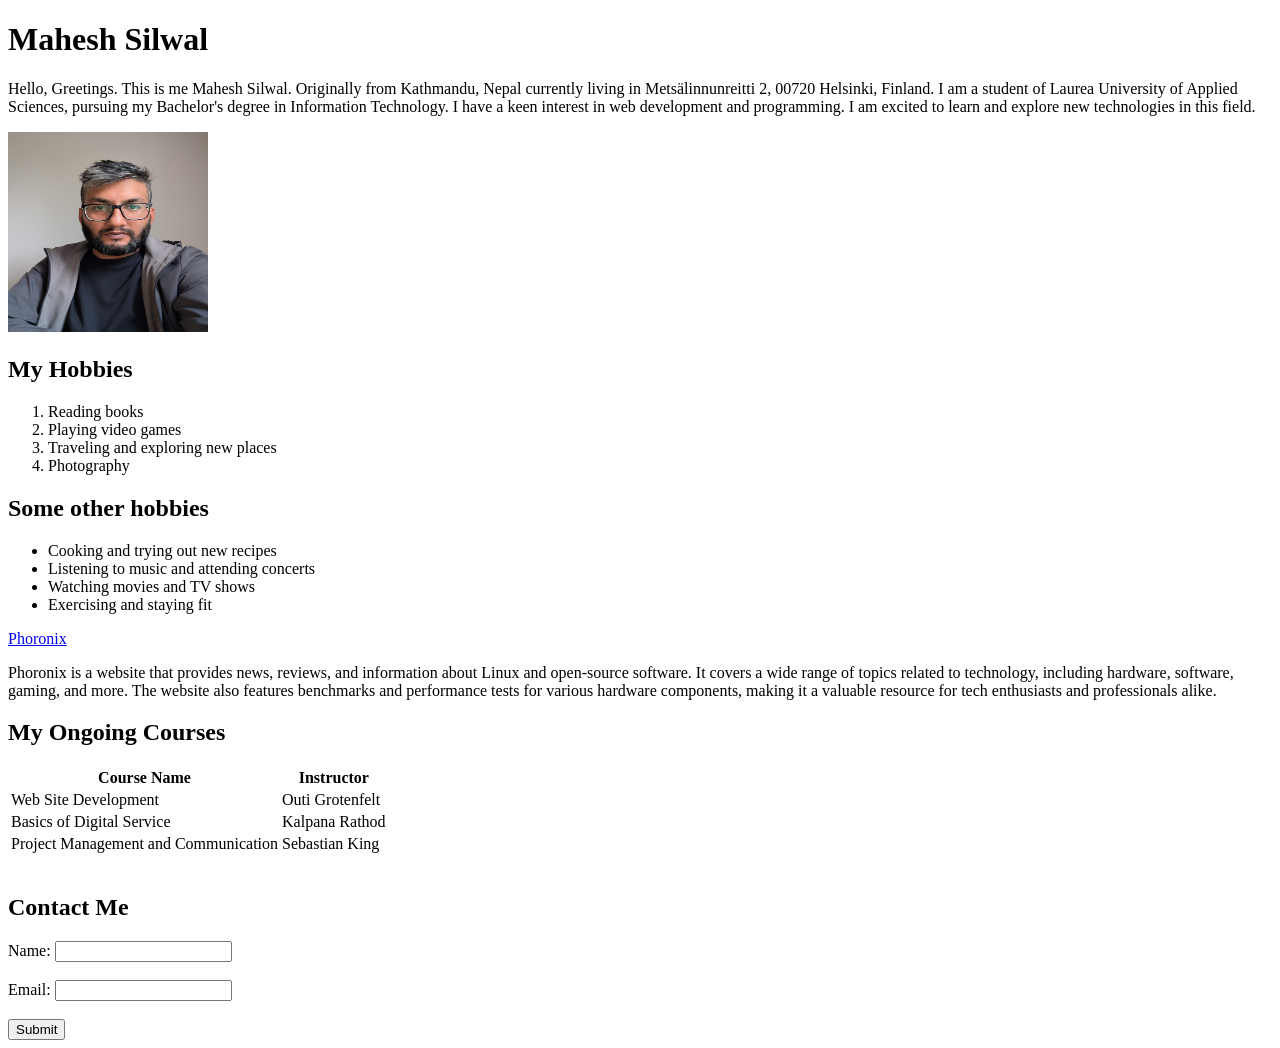
<file: WS01/index.html>
<!DOCTYPE html>
<html lang="en">
<head>
    <meta charset="UTF-8">
    <meta name="viewport" content="width=device-width, initial-scale=1.0">
    <title>Workshop 1: Introduction to HTML
</title>
</head>
<body>
    <h1>Mahesh Silwal</h1>
    <p>Hello, Greetings. This is me Mahesh Silwal. Originally from Kathmandu, Nepal 
        currently living in Metsälinnunreitti 2, 00720 Helsinki, Finland. I am a student of
        Laurea University of Applied Sciences, pursuing my Bachelor's degree in
        Information Technology. I have a keen interest in web development and programming.
        I am excited to learn and explore new technologies in this field.</p>
        <img src="images/Mahesh.jpg" alt="Mahesh Silwal" width="200" height="200">
        <h2>My Hobbies</h2>
        <ol>
            <li>Reading books</li>
            <li>Playing video games</li>
            <li>Traveling and exploring new places</li>
            <li>Photography</li>
        </ol>
        <h2>Some other hobbies</h2>
        <ul>
            <li>Cooking and trying out new recipes</li>
            <li>Listening to music and attending concerts</li>
            <li>Watching movies and TV shows</li>
            <li>Exercising and staying fit</li>
        </ul>
        <a href="https://www.phoronix.com/" target="_blank">Phoronix</a>
        <p>Phoronix is a website that provides news, reviews, and information about Linux and open-source software. 
            It covers a wide range of topics related to technology, including hardware, software, gaming, and more. 
            The website also features benchmarks and performance tests for various hardware components, making it a 
            valuable resource for tech enthusiasts and professionals alike.</p>
        <h2>My Ongoing Courses</h2>
        <table>
            <tr>
                <th>Course Name</th>
                <th>Instructor</th>
            </tr>
            <tr>
                <td>Web Site Development</td>
                <td>Outi Grotenfelt</td>
            </tr>
            <tr>
                <td>Basics of Digital Service</td>
                <td>Kalpana Rathod</td>
            </tr>
            <tr>
                <td>Project Management and Communication</td>
                <td>Sebastian King</td>
            </tr>
        </table><br>
        <h2>Contact Me</h2>
        <form>
            <label for="name">Name:</label>
            <input type="text" id="name" name="name" ><br><br>
            <label for="email">Email:</label>
            <input type="email" id="email" name="email"><br><br>
            <input type="submit" value="Submit">
        </form>
</body>
</html>
</file>
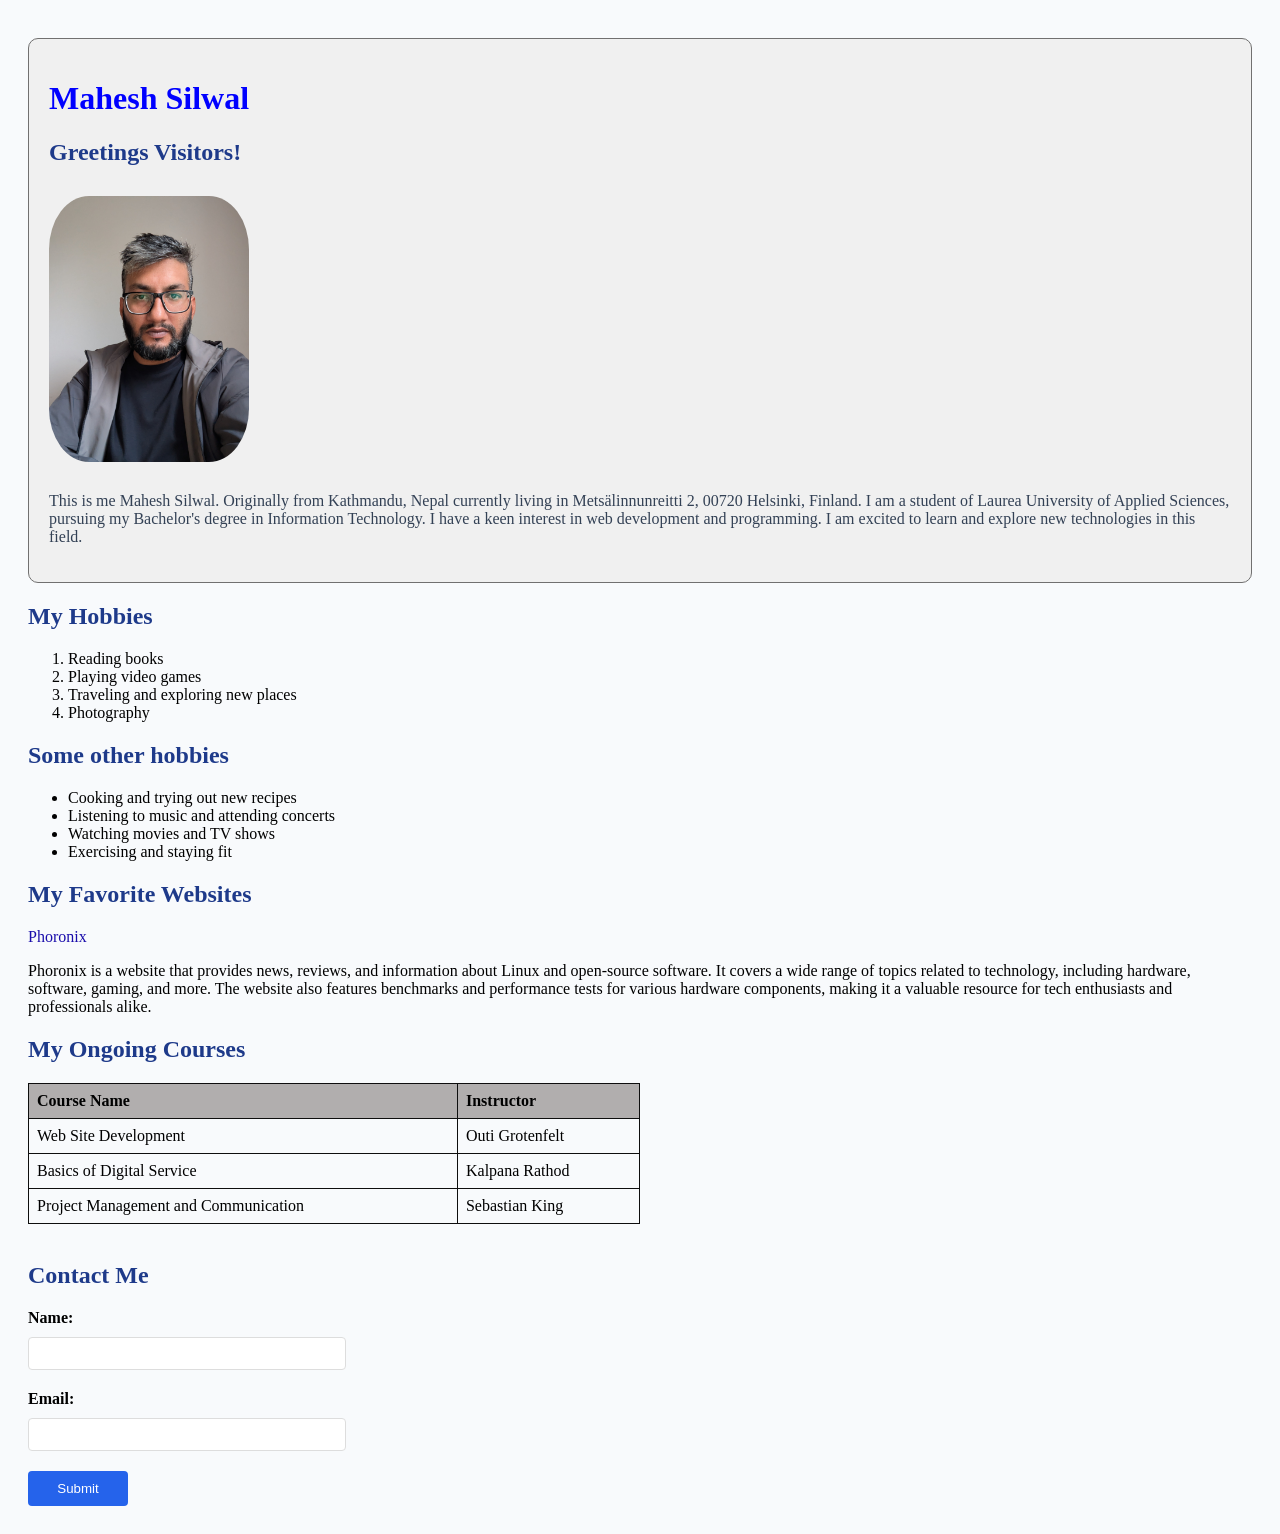
<file: WS02/index.html>
<!DOCTYPE html>
<html lang="en">
<head>
    <meta charset="UTF-8">
    <meta name="viewport" content="width=device-width, initial-scale=1.0">
    <title>Workshop 2: CSS Fundamentals</title>
<link rel="stylesheet" href="css/style.css">
<style>
    h1 {
        color: green;
    }
</style>
</head>
<body>
    <div class="intro-box">
        <h1 style="color: blue;">Mahesh Silwal</h1>
        <h2>Greetings Visitors!</h2>
        <img src="images/Mahesh.jpg" alt="Mahesh Silwal" class="small-image">
        <p>This is me Mahesh Silwal. Originally from Kathmandu, Nepal 
        currently living in Metsälinnunreitti 2, 00720 Helsinki, Finland. I am a student of
        Laurea University of Applied Sciences, pursuing my Bachelor's degree in
        Information Technology. I have a keen interest in web development and programming.
        I am excited to learn and explore new technologies in this field.</p>
    </div>
        <h2>My Hobbies</h2>
        <ol>
            <li>Reading books</li>
            <li>Playing video games</li>
            <li>Traveling and exploring new places</li>
            <li>Photography</li>
        </ol>
        <h2>Some other hobbies</h2>
        <ul>
            <li>Cooking and trying out new recipes</li>
            <li>Listening to music and attending concerts</li>
            <li>Watching movies and TV shows</li>
            <li>Exercising and staying fit</li>
        </ul>
        <h2>My Favorite Websites</h2>
        <a href="https://www.phoronix.com/" target="_blank">Phoronix</a>
        <p>Phoronix is a website that provides news, reviews, and information about Linux and open-source software. 
            It covers a wide range of topics related to technology, including hardware, software, gaming, and more. 
            The website also features benchmarks and performance tests for various hardware components, making it a 
            valuable resource for tech enthusiasts and professionals alike.</p>
        <h2>My Ongoing Courses</h2>
        <table>
            <tr>
                <th>Course Name</th>
                <th>Instructor</th>
            </tr>
            <tr>
                <td>Web Site Development</td>
                <td>Outi Grotenfelt</td>
            </tr>
            <tr>
                <td>Basics of Digital Service</td>
                <td>Kalpana Rathod</td>
            </tr>
            <tr>
                <td>Project Management and Communication</td>
                <td>Sebastian King</td>
            </tr>
        </table><br>
        <h2>Contact Me</h2>
        <form>
            <label for="name">Name:</label>
            <input type="text" id="name" name="name" >
            <label for="email">Email:</label>
            <input type="email" id="email" name="email">
            <input type="submit" value="Submit">
        </form>
</body>
</html>
</file>
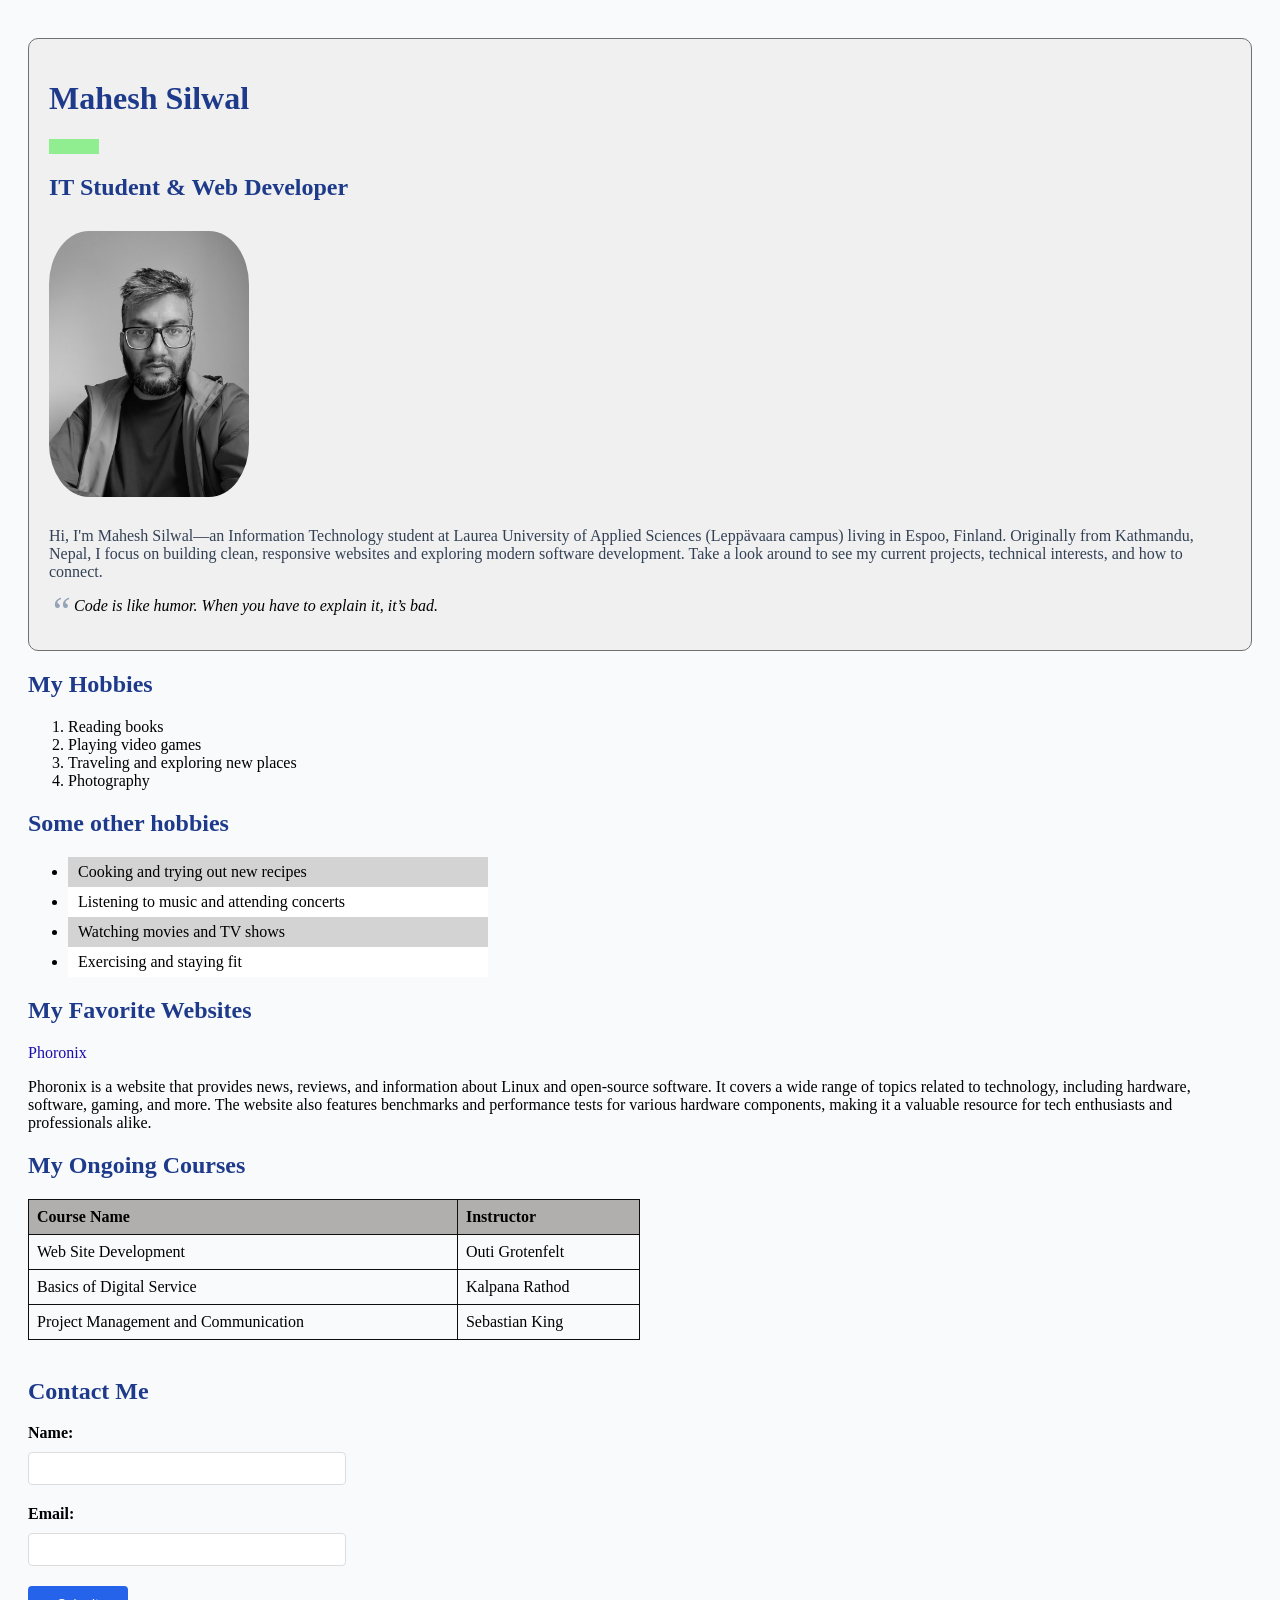
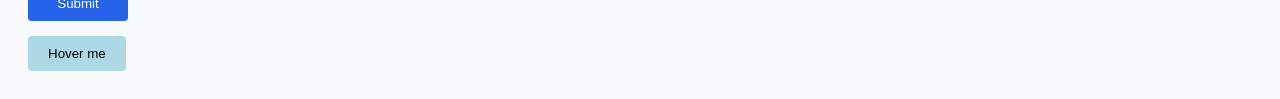
<file: WS03/index.html>
<!DOCTYPE html>
<html lang="en">
<head>
    <meta charset="UTF-8">
    <meta name="viewport" content="width=device-width, initial-scale=1.0">
    <title>Workshop 3: Advanced CSS</title>
<link rel="stylesheet" href="css/style.css">
</head>
<body>
    <div class="intro-box">
        <h1>Mahesh Silwal</h1>
        <div class="animation-box"></div>
        <h2>IT Student &amp; Web Developer</h2>
        <img src="images/Mahesh.jpg" alt="Mahesh Silwal" class="small-image filter-image">
        <p>Hi, I'm Mahesh Silwal—an Information Technology student at Laurea University of Applied Sciences (Leppävaara campus) 
            living in Espoo, Finland. Originally from Kathmandu, Nepal, I focus on building clean, responsive websites 
            and exploring modern software development. Take a look around to see my current projects, technical interests,
            and how to connect.</p>
        <blockquote class="quote">
            Code is like humor. When you have to explain it, it’s bad.
        </blockquote>
    </div>
        <h2>My Hobbies</h2>
        <ol>
            <li>Reading books</li>
            <li>Playing video games</li>
            <li>Traveling and exploring new places</li>
            <li>Photography</li>
        </ol>
        <h2>Some other hobbies</h2>
        <ul class="pseudo-list">
        <li>Cooking and trying out new recipes</li>
        <li>Listening to music and attending concerts</li>
        <li>Watching movies and TV shows</li>
        <li>Exercising and staying fit</li>
        </ul>   
        <h2>My Favorite Websites</h2>
        <a href="https://www.phoronix.com/" target="_blank">Phoronix</a>
        <p>Phoronix is a website that provides news, reviews, and information about Linux and open-source software. 
            It covers a wide range of topics related to technology, including hardware, software, gaming, and more. 
            The website also features benchmarks and performance tests for various hardware components, making it a 
            valuable resource for tech enthusiasts and professionals alike.</p>
        <h2>My Ongoing Courses</h2>
        <table>
            <tr>
                <th>Course Name</th>
                <th>Instructor</th>
            </tr>
            <tr>
                <td>Web Site Development</td>
                <td>Outi Grotenfelt</td>
            </tr>
            <tr>
                <td>Basics of Digital Service</td>
                <td>Kalpana Rathod</td>
            </tr>
            <tr>
                <td>Project Management and Communication</td>
                <td>Sebastian King</td>
            </tr>
        </table><br>
        <h2>Contact Me</h2>
        <form>
            <label for="name">Name:</label>
            <input type="text" id="name" name="name" >
            <label for="email">Email:</label>
            <input type="email" id="email" name="email">
            <input type="submit" value="Submit">
        </form>
        <button type="button" class="transition-button">Hover me</button>

</body>
</html>
</file>
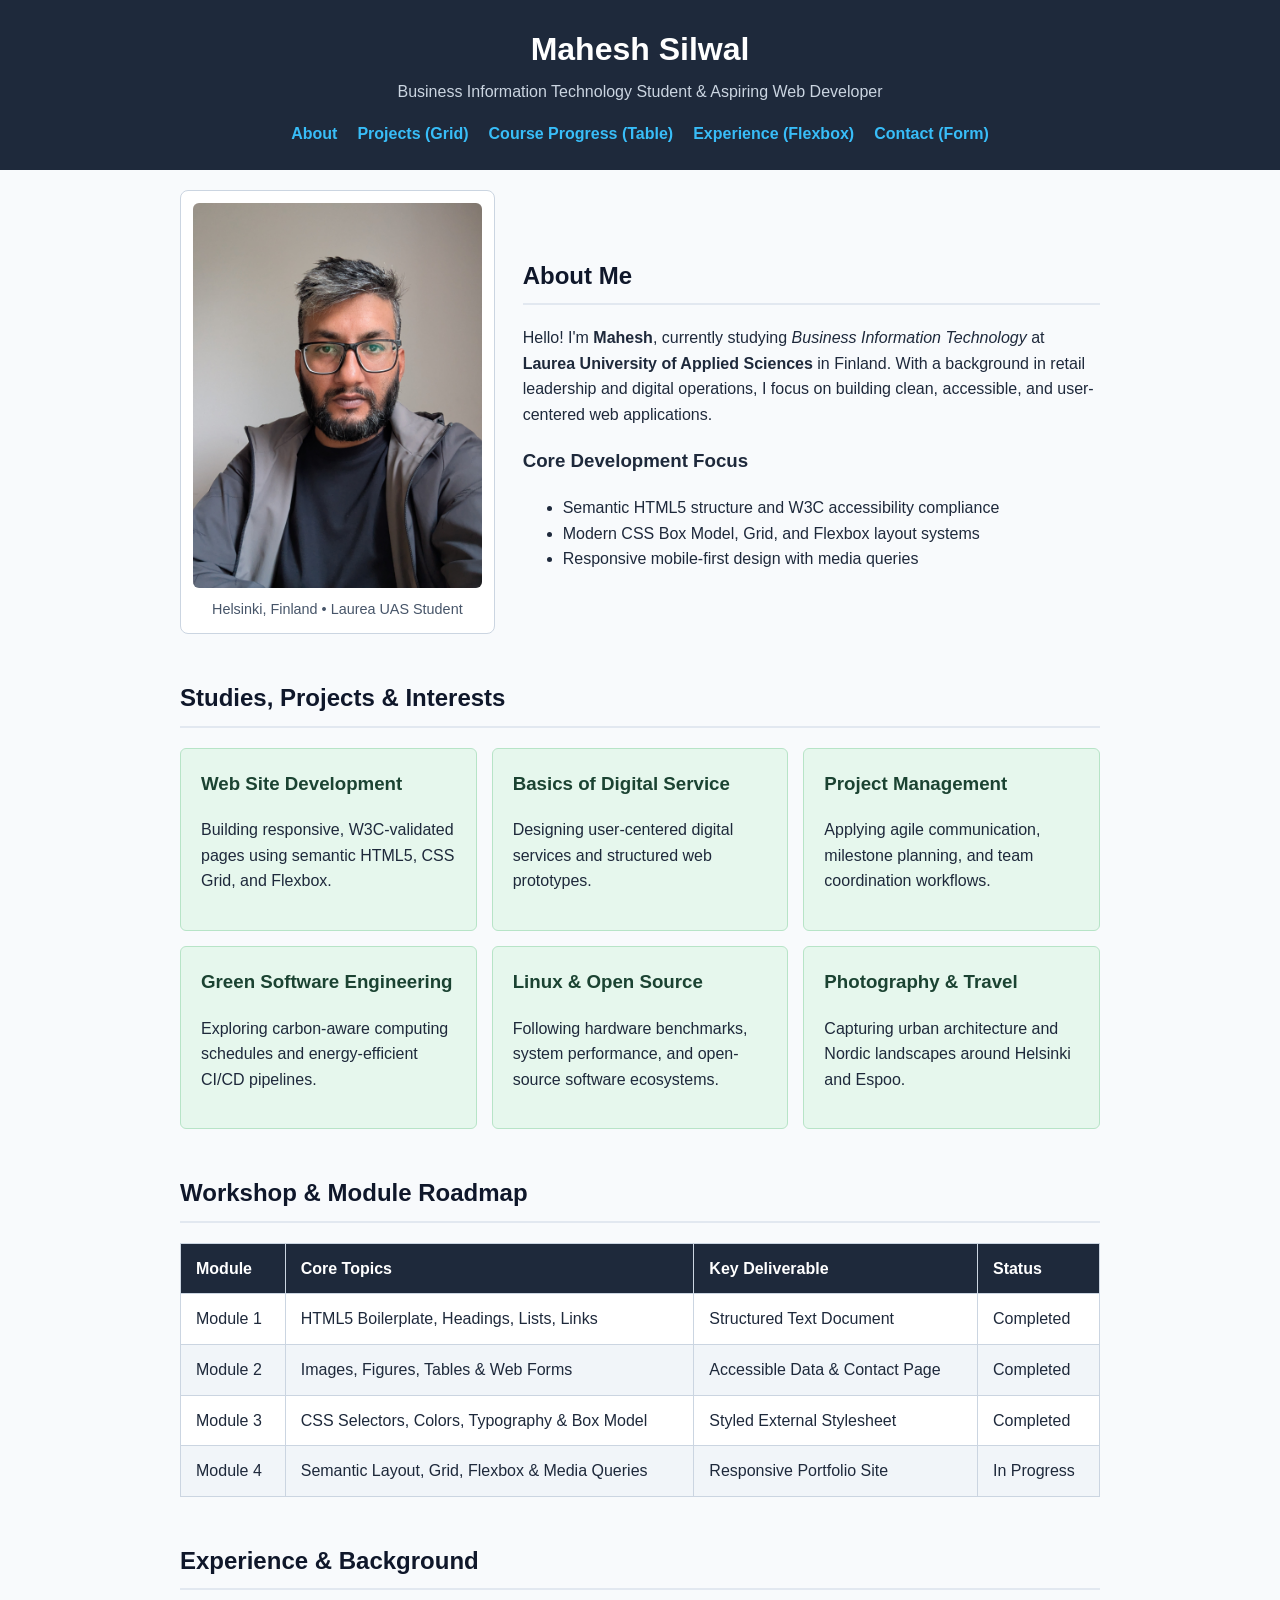
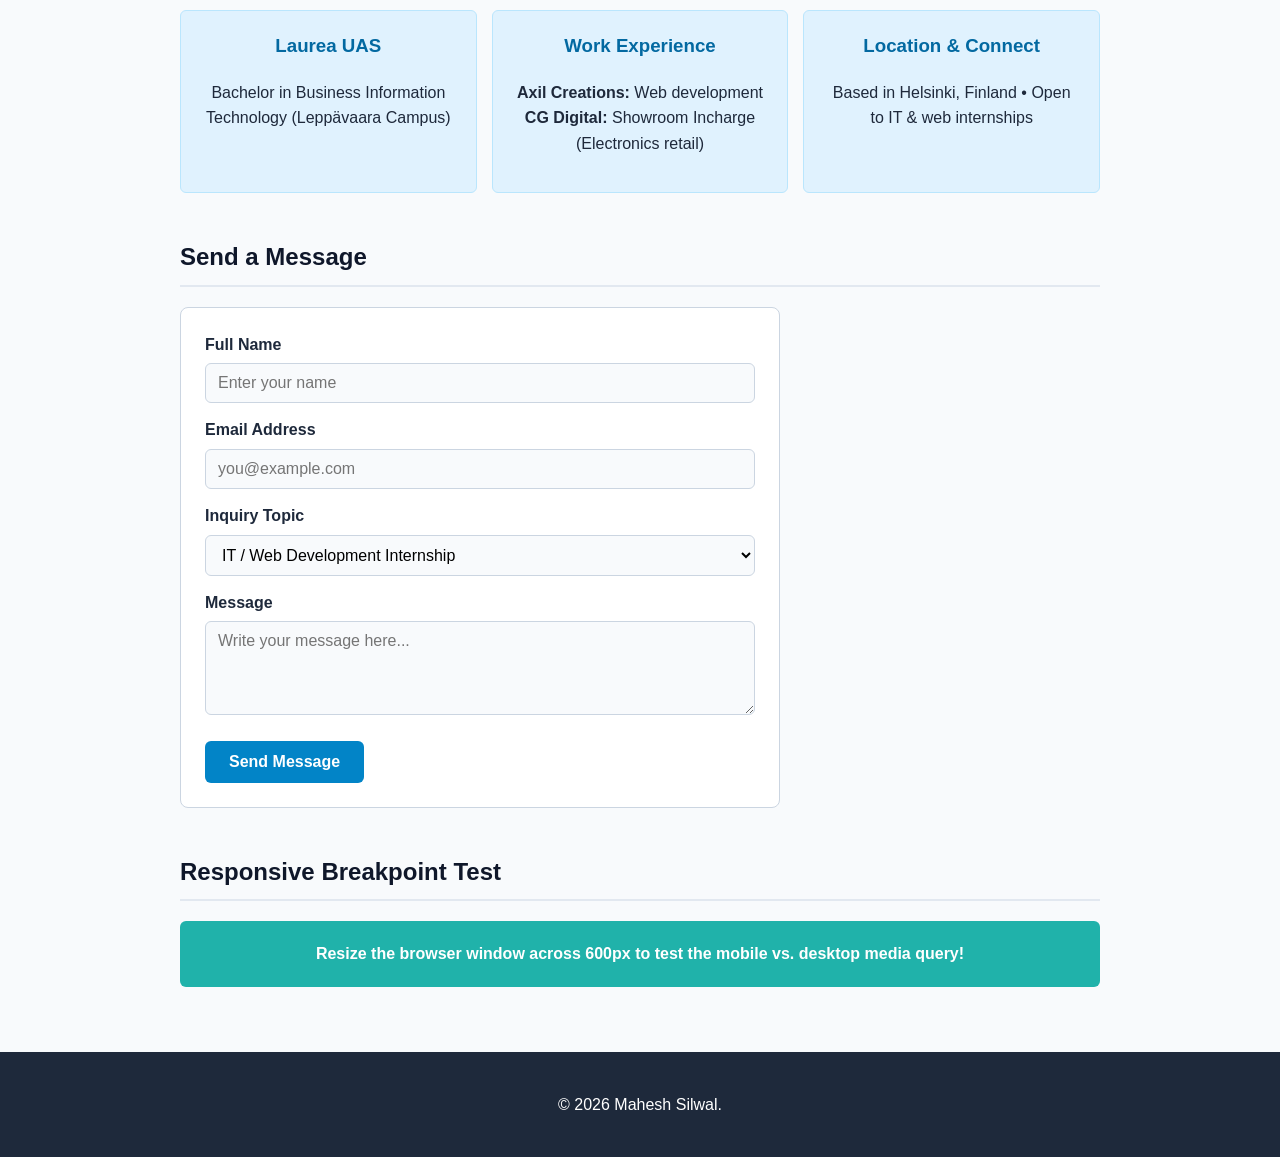
<file: WS04/index.html>
<!DOCTYPE html>
<html lang="en">
<head>
  <meta charset="UTF-8">
  <meta name="viewport" content="width=device-width, initial-scale=1.0">
  <title>Mahesh Silwal | Workshop 4: Page Layout Techniques</title>
  <link rel="stylesheet" href="styles.css">
</head>
<body>

  <header>
    <h1>Mahesh Silwal</h1>
    <p>Business Information Technology Student &amp; Aspiring Web Developer</p>
    <nav aria-label="Main Navigation">
      <ul>
        <li><a href="#about">About</a></li>
        <li><a href="#projects">Projects (Grid)</a></li>
        <li><a href="#courses">Course Progress (Table)</a></li>
        <li><a href="#experience">Experience (Flexbox)</a></li>
        <li><a href="#contact">Contact (Form)</a></li>
      </ul>
    </nav>
  </header>

  <main>
    <section id="about" class="about-layout">
      <figure class="profile-card">
        <img src="images/Mahesh.jpg" alt="Portrait of Mahesh Silwal">
        <figcaption>Helsinki, Finland &bull; Laurea UAS Student</figcaption>
      </figure>

      <div class="about-text">
        <h2>About Me</h2>
        <p>
          Hello! I'm <strong>Mahesh</strong>, currently studying <em>Business Information Technology</em>
          at <strong>Laurea University of Applied Sciences</strong> in Finland. With a background in
          retail leadership and digital operations, I focus on building clean, accessible, and
          user-centered web applications.
        </p>
        <h3>Core Development Focus</h3>
        <ul>
          <li>Semantic HTML5 structure and W3C accessibility compliance</li>
          <li>Modern CSS Box Model, Grid, and Flexbox layout systems</li>
          <li>Responsive mobile-first design with media queries</li>
        </ul>
      </div>
    </section>

    <section id="projects">
      <h2>Studies, Projects &amp; Interests</h2>
      <div class="grid-container">
        <article class="grid-item">
          <h3>Web Site Development</h3>
          <p>Building responsive, W3C-validated pages using semantic HTML5, CSS Grid, and Flexbox.</p>
        </article>
        <article class="grid-item">
          <h3>Basics of Digital Service</h3>
          <p>Designing user-centered digital services and structured web prototypes.</p>
        </article>
        <article class="grid-item">
          <h3>Project Management</h3>
          <p>Applying agile communication, milestone planning, and team coordination workflows.</p>
        </article>
        <article class="grid-item">
          <h3>Green Software Engineering</h3>
          <p>Exploring carbon-aware computing schedules and energy-efficient CI/CD pipelines.</p>
        </article>
        <article class="grid-item">
          <h3>Linux &amp; Open Source</h3>
          <p>Following hardware benchmarks, system performance, and open-source software ecosystems.</p>
        </article>
        <article class="grid-item">
          <h3>Photography &amp; Travel</h3>
          <p>Capturing urban architecture and Nordic landscapes around Helsinki and Espoo.</p>
        </article>
      </div>
    </section>

    <section id="courses">
      <h2>Workshop &amp; Module Roadmap</h2>
      <div class="table-wrapper">
        <table>
          <thead>
            <tr>
              <th>Module</th>
              <th>Core Topics</th>
              <th>Key Deliverable</th>
              <th>Status</th>
            </tr>
          </thead>
          <tbody>
            <tr>
              <td>Module 1</td>
              <td>HTML5 Boilerplate, Headings, Lists, Links</td>
              <td>Structured Text Document</td>
              <td>Completed</td>
            </tr>
            <tr>
              <td>Module 2</td>
              <td>Images, Figures, Tables &amp; Web Forms</td>
              <td>Accessible Data &amp; Contact Page</td>
              <td>Completed</td>
            </tr>
            <tr>
              <td>Module 3</td>
              <td>CSS Selectors, Colors, Typography &amp; Box Model</td>
              <td>Styled External Stylesheet</td>
              <td>Completed</td>
            </tr>
            <tr>
              <td>Module 4</td>
              <td>Semantic Layout, Grid, Flexbox &amp; Media Queries</td>
              <td>Responsive Portfolio Site</td>
              <td>In Progress</td>
            </tr>
          </tbody>
        </table>
      </div>
    </section>

    <section id="experience">
      <h2>Experience &amp; Background</h2>
      <div class="flex-container">
        <div class="box">
          <h3>Laurea UAS</h3>
          <p>Bachelor in Business Information Technology (Leppävaara Campus)</p>
        </div>
        <div class="box">
          <h3>Work Experience</h3>
          <p>
            <strong>Axil Creations:</strong> Web development<br>
            <strong>CG Digital:</strong> Showroom Incharge (Electronics retail)
          </p>
        </div>
        <div class="box">
          <h3>Location &amp; Connect</h3>
          <p>Based in Helsinki, Finland &bull; Open to IT &amp; web internships</p>
        </div>
      </div>
    </section>

    <section id="contact">
      <h2>Send a Message</h2>
      <form action="#" method="post" class="contact-form">
        <label for="full-name">Full Name</label>
        <input type="text" id="full-name" name="full-name" placeholder="Enter your name" required>

        <label for="email">Email Address</label>
        <input type="email" id="email" name="email" placeholder="you@example.com" required>

        <label for="topic">Inquiry Topic</label>
        <select id="topic" name="topic">
          <option value="internship">IT / Web Development Internship</option>
          <option value="project">Course Collaboration</option>
          <option value="general">General Networking</option>
        </select>

        <label for="message">Message</label>
        <textarea id="message" name="message" rows="4" placeholder="Write your message here..." required></textarea>

        <button type="submit">Send Message</button>
      </form>
    </section>

    <section>
      <h2>Responsive Breakpoint Test</h2>
      <div class="responsive-box">
        Resize the browser window across 600px to test the mobile vs. desktop media query!
      </div>
    </section>
  </main>

  <footer>
    <p>&copy; 2026 Mahesh Silwal.</p>
  </footer>

</body>
</html>
</file>
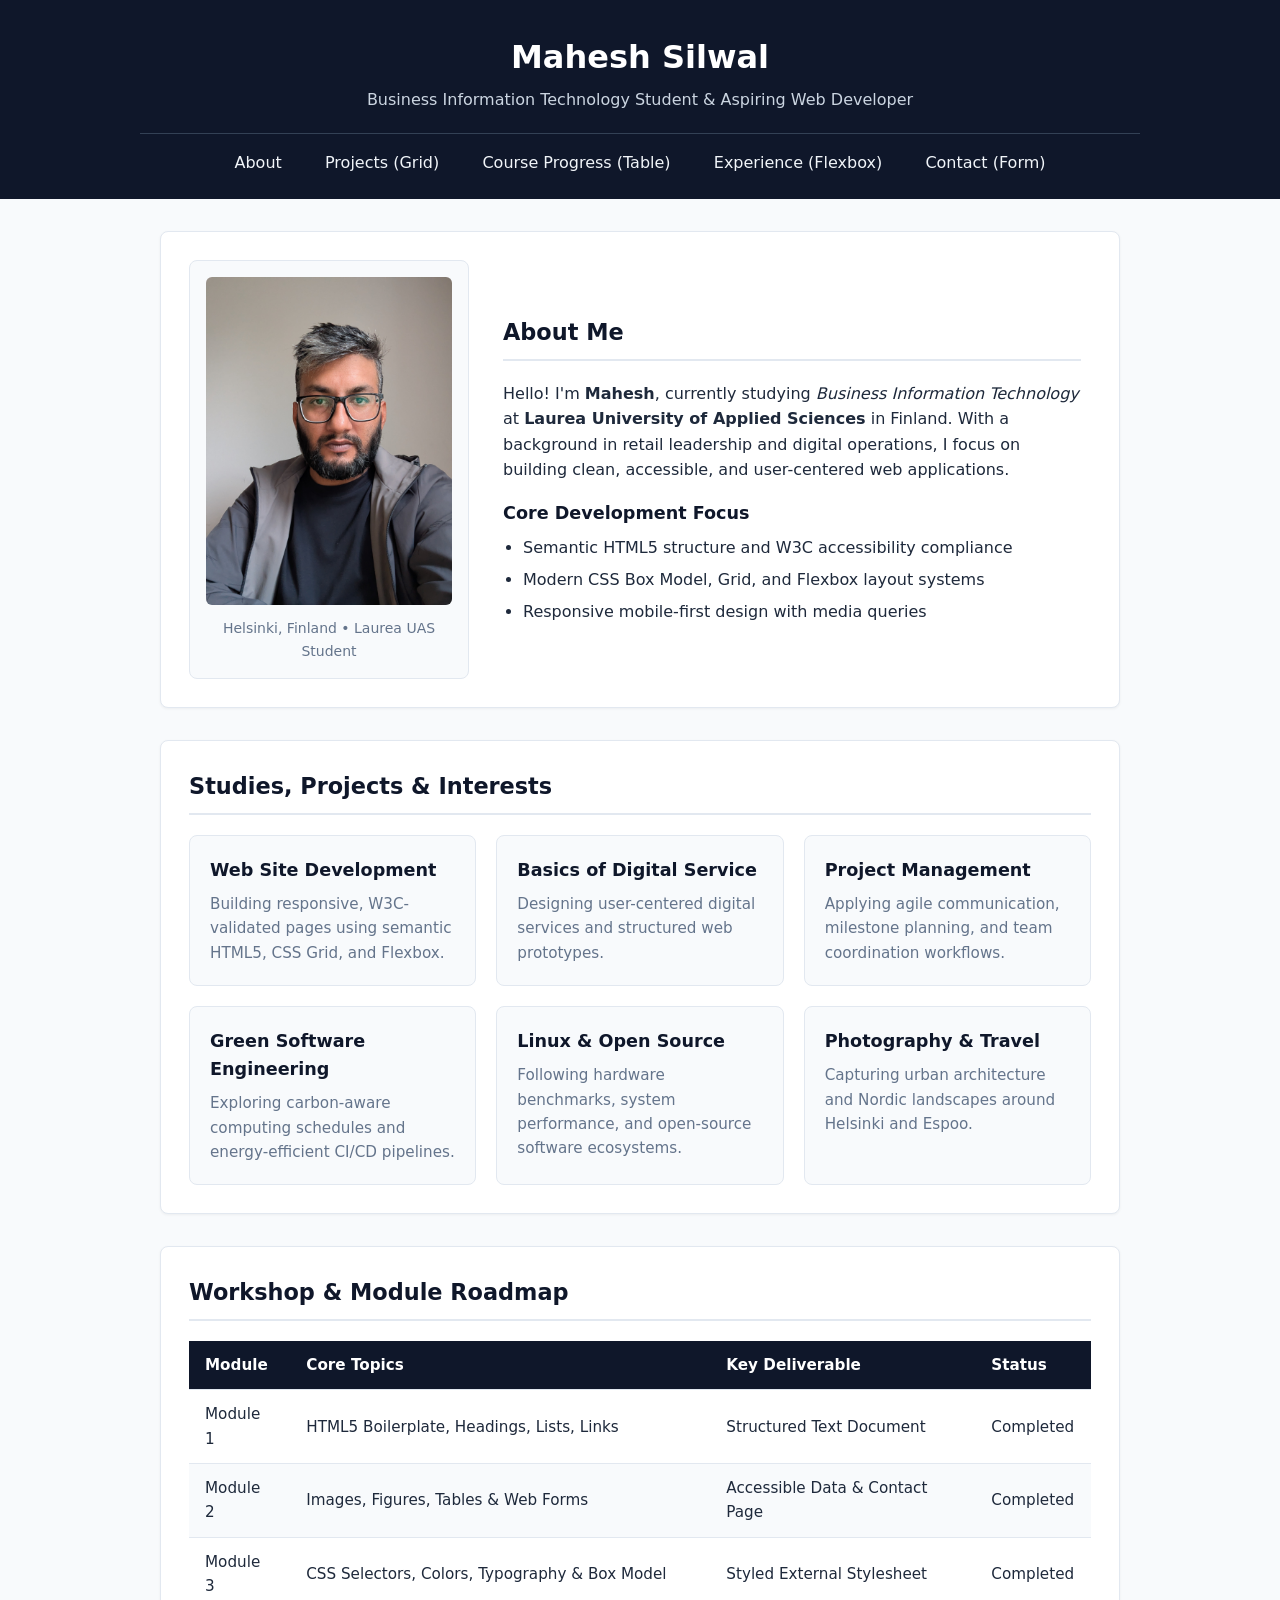
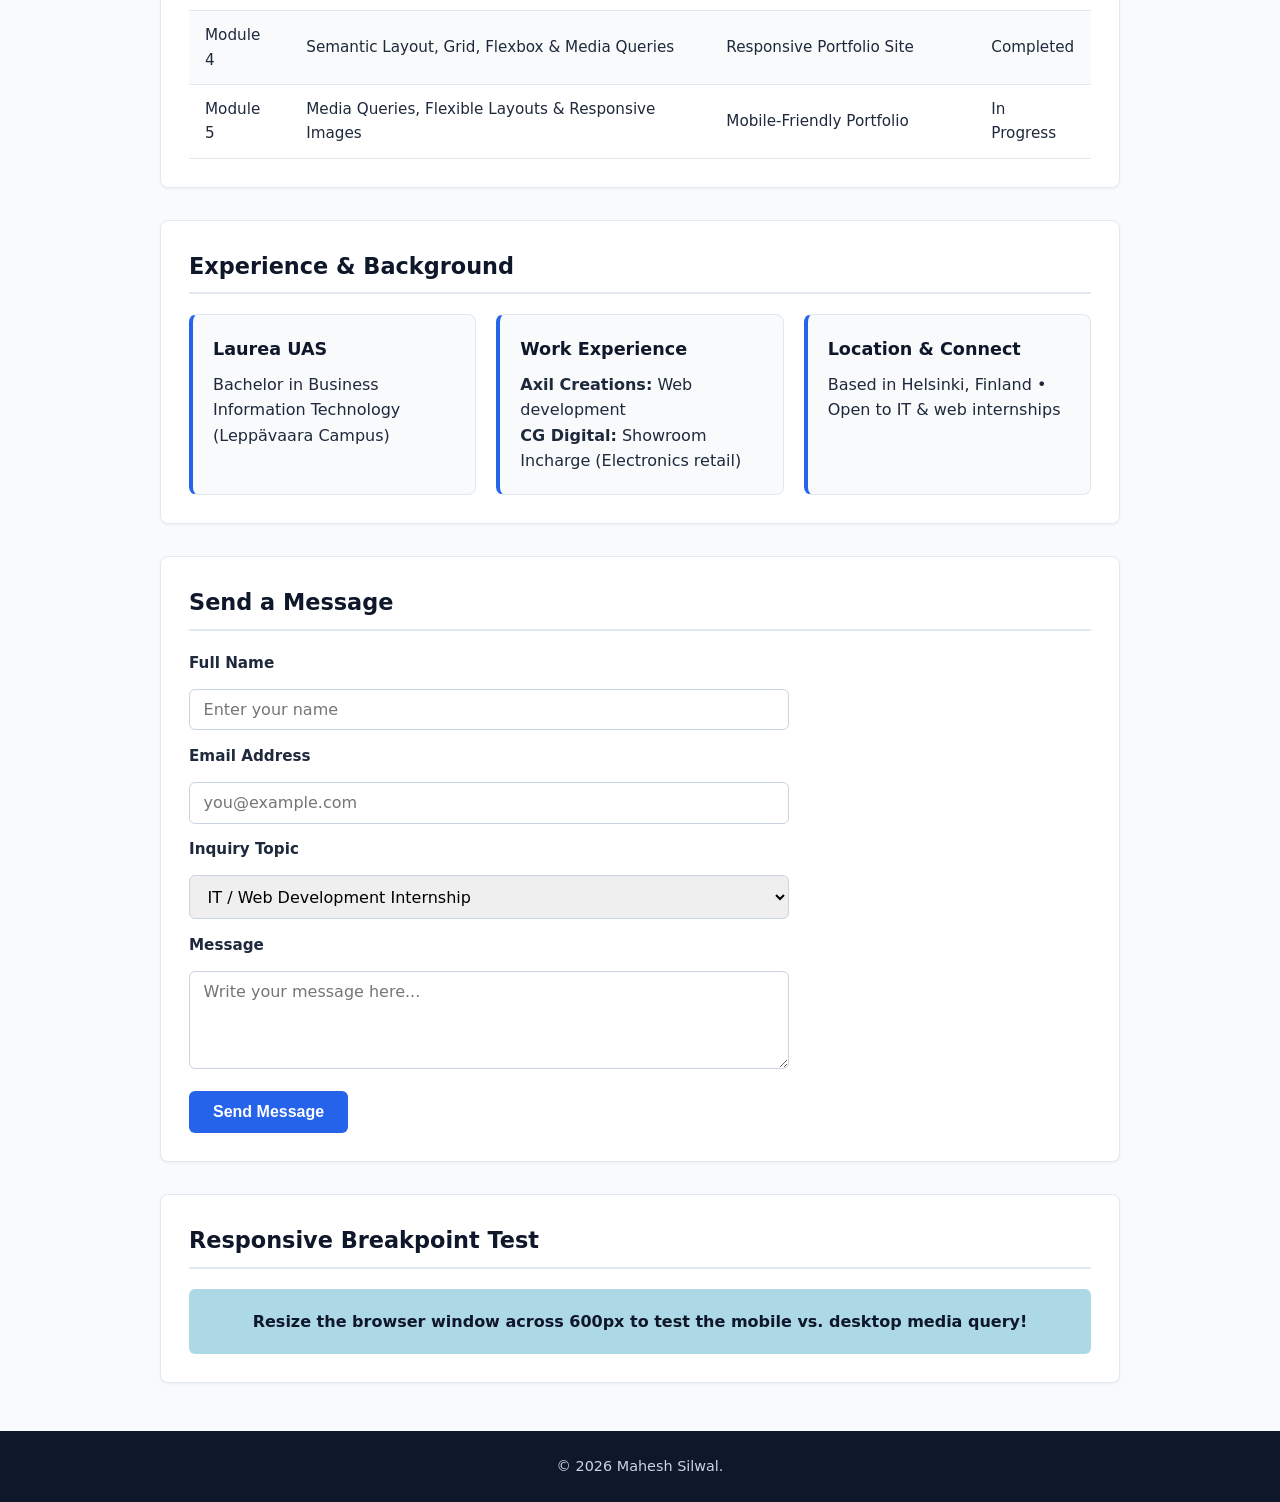
<file: WS05/index.html>
<!DOCTYPE html>
<html lang="en">
<head>
  <meta charset="UTF-8">
  <meta name="viewport" content="width=device-width, initial-scale=1.0">
  <title>Mahesh Silwal | Workshop 5: Responsive Design</title>
  <link rel="stylesheet" href="css/style.css">
</head>
<body>

  <header>
    <h1>Mahesh Silwal</h1>
    <p>Business Information Technology Student &amp; Aspiring Web Developer</p>
    
    <nav class="responsive-nav" aria-label="Main Navigation">
      <input type="checkbox" id="menu-checkbox" class="menu-checkbox">
      <label for="menu-checkbox" class="menu-toggle">☰ Menu</label>
      <ul class="nav-list">
        <li><a href="#about">About</a></li>
        <li><a href="#projects">Projects (Grid)</a></li>
        <li><a href="#courses">Course Progress (Table)</a></li>
        <li><a href="#experience">Experience (Flexbox)</a></li>
        <li><a href="#contact">Contact (Form)</a></li>
      </ul>
    </nav>
  </header>

  <main>
    <section id="about" class="about-layout responsive-container">
      <figure class="profile-card column">
        <img src="images/Mahesh.jpg" alt="Portrait of Mahesh Silwal" class="responsive-image">
        <figcaption>Helsinki, Finland &bull; Laurea UAS Student</figcaption>
      </figure>

      <div class="about-text column">
        <h2>About Me</h2>
        <p>
          Hello! I'm <strong>Mahesh</strong>, currently studying <em>Business Information Technology</em>
          at <strong>Laurea University of Applied Sciences</strong> in Finland. With a background in
          retail leadership and digital operations, I focus on building clean, accessible, and
          user-centered web applications.
        </p>
        <h3>Core Development Focus</h3>
        <ul>
          <li>Semantic HTML5 structure and W3C accessibility compliance</li>
          <li>Modern CSS Box Model, Grid, and Flexbox layout systems</li>
          <li>Responsive mobile-first design with media queries</li>
        </ul>
      </div>
    </section>

    <section id="projects">
      <h2>Studies, Projects &amp; Interests</h2>
      <div class="grid-container">
        <article class="grid-item">
          <h3>Web Site Development</h3>
          <p>Building responsive, W3C-validated pages using semantic HTML5, CSS Grid, and Flexbox.</p>
        </article>
        <article class="grid-item">
          <h3>Basics of Digital Service</h3>
          <p>Designing user-centered digital services and structured web prototypes.</p>
        </article>
        <article class="grid-item">
          <h3>Project Management</h3>
          <p>Applying agile communication, milestone planning, and team coordination workflows.</p>
        </article>
        <article class="grid-item">
          <h3>Green Software Engineering</h3>
          <p>Exploring carbon-aware computing schedules and energy-efficient CI/CD pipelines.</p>
        </article>
        <article class="grid-item">
          <h3>Linux &amp; Open Source</h3>
          <p>Following hardware benchmarks, system performance, and open-source software ecosystems.</p>
        </article>
        <article class="grid-item">
          <h3>Photography &amp; Travel</h3>
          <p>Capturing urban architecture and Nordic landscapes around Helsinki and Espoo.</p>
        </article>
      </div>
    </section>

    <section id="courses">
      <h2>Workshop &amp; Module Roadmap</h2>
      <div class="table-wrapper">
        <table>
          <thead>
            <tr>
              <th>Module</th>
              <th>Core Topics</th>
              <th>Key Deliverable</th>
              <th>Status</th>
            </tr>
          </thead>
          <tbody>
            <tr>
              <td>Module 1</td>
              <td>HTML5 Boilerplate, Headings, Lists, Links</td>
              <td>Structured Text Document</td>
              <td>Completed</td>
            </tr>
            <tr>
              <td>Module 2</td>
              <td>Images, Figures, Tables &amp; Web Forms</td>
              <td>Accessible Data &amp; Contact Page</td>
              <td>Completed</td>
            </tr>
            <tr>
              <td>Module 3</td>
              <td>CSS Selectors, Colors, Typography &amp; Box Model</td>
              <td>Styled External Stylesheet</td>
              <td>Completed</td>
            </tr>
            <tr>
              <td>Module 4</td>
              <td>Semantic Layout, Grid, Flexbox &amp; Media Queries</td>
              <td>Responsive Portfolio Site</td>
              <td>Completed</td>
            </tr>
            <tr>
              <td>Module 5</td>
              <td>Media Queries, Flexible Layouts &amp; Responsive Images</td>
              <td>Mobile-Friendly Portfolio</td>
              <td>In Progress</td>
            </tr>
          </tbody>
        </table>
      </div>
    </section>

    <section id="experience">
      <h2>Experience &amp; Background</h2>
      <div class="flex-container">
        <div class="box">
          <h3>Laurea UAS</h3>
          <p>Bachelor in Business Information Technology (Leppävaara Campus)</p>
        </div>
        <div class="box">
          <h3>Work Experience</h3>
          <p>
            <strong>Axil Creations:</strong> Web development<br>
            <strong>CG Digital:</strong> Showroom Incharge (Electronics retail)
          </p>
        </div>
        <div class="box">
          <h3>Location &amp; Connect</h3>
          <p>Based in Helsinki, Finland &bull; Open to IT &amp; web internships</p>
        </div>
      </div>
    </section>

    <section id="contact">
      <h2>Send a Message</h2>
      <form action="#" method="post" class="contact-form">
        <label for="full-name">Full Name</label>
        <input type="text" id="full-name" name="full-name" placeholder="Enter your name" required>

        <label for="email">Email Address</label>
        <input type="email" id="email" name="email" placeholder="you@example.com" required>

        <label for="topic">Inquiry Topic</label>
        <select id="topic" name="topic">
          <option value="internship">IT / Web Development Internship</option>
          <option value="project">Course Collaboration</option>
          <option value="general">General Networking</option>
        </select>

        <label for="message">Message</label>
        <textarea id="message" name="message" rows="4" placeholder="Write your message here..." required></textarea>

        <button type="submit">Send Message</button>
      </form>
    </section>

    <section>
      <h2>Responsive Breakpoint Test</h2>
      <div class="media-query-box">
        Resize the browser window across 600px to test the mobile vs. desktop media query!
      </div>
    </section>
  </main>

  <footer>
    <p>&copy; 2026 Mahesh Silwal.</p>
  </footer>

</body>
</html>
</file>
<file: WS02/css/style.css>
.intro-box {
    padding: 20px;
    margin: 10px auto;
    background-color: #f0f0f0;
    border: 1px solid #717070;
    border-radius: 10px;
    }
    
    .intro-box h1,h2 {
      color: #1E3A8A;
    }
    
    .intro-box
    p {
      color: #334155;
    }
    .small-image {
      margin: 10px auto;
      border-radius: 20%;
      width: 200px;
      height: auto;
      aspect-ratio: 3/4;
      object-fit: contain;
    }
    body {
      background-color: #F8FAFC;
      padding: 20px;
    }
    
    h1 {
      font-size: 2em;
    }
    table {
      width: 50%;
      border-collapse: collapse;
    }
   
    th, td {
      border: 1px solid #0e0e0e;
      padding: 8px;
      text-align: left;
    }
    
    th {
      background-color: #b1aeae;
    }
    
    form {
      display: flex;
      flex-direction: column;
      gap: 10px;
    }
    
    label {
      font-weight: bold;
    }
    
    input[type="text"], input[type="email"] {
      padding: 8px;
      border: 1px solid #ddd;
      border-radius: 4px;
      width: 300px;
      margin-bottom: 10px;
    }
    
    input[type="submit"] {
      background-color: #2563EB;
      color: white;
      padding: 10px;
      border: none;
      border-radius: 4px;
      cursor: pointer;
      width: 100px;
    }
    
    input[type="submit"]:hover {
      background-color: #1D4ED8;
    }

    a{
      color: #1a0dab;
      text-decoration: none;
    }

    a:hover {
      text-decoration: underline;
    }
</file>
<file: WS03/css/style.css>
.intro-box {
    padding: 20px;
    margin: 10px auto;
    background-color: #f0f0f0;
    border: 1px solid #717070;
    border-radius: 10px;
    }
    
    .intro-box h1,h2 {
      color: #1E3A8A;
    }
    
    .intro-box
    p {
      color: #334155;
    }
    .small-image {
      margin: 10px auto;
      border-radius: 20%;
      width: 200px;
      height: auto;
      aspect-ratio: 3/4;
      object-fit: contain;
    }
    body {
      background-color: #F8FAFC;
      padding: 20px;
    }
    
    h1 {
      font-size: 2em;
    }
    table {
      width: 50%;
      border-collapse: collapse;
    }
   
    th, td {
      border: 1px solid #0e0e0e;
      padding: 8px;
      text-align: left;
    }
    
    th {
      background-color: #b1aeae;
    }
    
    form {
      display: flex;
      flex-direction: column;
      gap: 10px;
    }
    
    label {
      font-weight: bold;
    }
    
    input[type="text"], input[type="email"] {
      padding: 8px;
      border: 1px solid #ddd;
      border-radius: 4px;
      width: 300px;
      margin-bottom: 10px;
    }
    
    input[type="submit"] {
      background-color: #2563EB;
      color: white;
      padding: 10px;
      border: none;
      border-radius: 4px;
      cursor: pointer;
      width: 100px;
    }
    
    input[type="submit"]:hover {
      background-color: #1D4ED8;
    }

    a{
      color: #1a0dab;
      text-decoration: none;
    }

    a:hover {
      text-decoration: underline;
    }
    
.transition-button {
    background-color: lightblue;
    padding: 10px 20px;
    border: none;
    border-radius: 4px;
    cursor: pointer;
    margin-top: 15px;
    transition: background-color 0.3s ease;
}

.transition-button:hover {
    background-color: lightcoral;
}

.animation-box {
    width: 50px;
    height: 15px;
    background-color: lightgreen;
    position: relative;
    animation: move 2s infinite alternate;
    margin-bottom: 10px;
}

@keyframes move {
    from {
        left: 0;
    }
    to {
        left: 100px;
    }
}

.pseudo-list li {
    padding: 6px 10px;
    max-width: 400px;
}

.pseudo-list li:nth-child(odd) {
    background-color: lightgray;
}

.pseudo-list li:nth-child(even) {
    background-color: white;
}

.filter-image {
    filter: grayscale(100%);
    transition: filter 0.3s ease;
}

.filter-image:hover {
    filter: grayscale(0%);
}

.quote {
    position: relative;
    padding-left: 25px;
    font-style: italic;
    margin: 15px 0;
}

.quote::before {
    content: '“';
    font-size: 40px;
    position: absolute;
    left: 0;
    top: -10px;
    color: #94A3B8;
}
</file>
<file: WS04/styles.css>
* {
  box-sizing: border-box;
}

body {
  font-family: Arial, sans-serif;
  margin: 0;
  line-height: 1.6;
  color: #1e293b;
  background-color: #f8fafc;
}

header,
footer {
  background-color: #1e293b;
  color: white;
  padding: 1.5rem 1rem;
  text-align: center;
}

header h1 {
  margin: 0 0 0.25rem;
}

header p {
  margin: 0;
  color: #cbd5e1;
}

nav ul {
  list-style: none;
  padding: 0;
  margin: 1rem 0 0;
  display: flex;
  flex-wrap: wrap;
  justify-content: center;
  gap: 20px;
}

nav a {
  color: #38bdf8;
  text-decoration: none;
  font-weight: bold;
}

nav a:hover {
  text-decoration: underline;
}

main {
  padding: 20px;
  max-width: 960px;
  margin: 0 auto;
}

section {
  margin-bottom: 45px;
}

h2 {
  border-bottom: 2px solid #e2e8f0;
  padding-bottom: 8px;
  color: #0f172a;
}

.about-layout {
  display: flex;
  gap: 28px;
  align-items: center;
}

.about-text {
  flex: 2;
}

.profile-card {
  flex: 1;
  margin: 0;
  background-color: white;
  border: 1px solid #cbd5e1;
  border-radius: 8px;
  padding: 12px;
  text-align: center;
}

.profile-card img {
  width: 100%;
  height: auto;
  border-radius: 6px;
  display: block;
}

.profile-card figcaption {
  margin-top: 10px;
  font-size: 0.9rem;
  color: #475569;
}

.grid-container {
  display: grid;
  grid-template-columns: repeat(3, 1fr);
  gap: 15px;
}

.grid-item {
  background-color: #e6f7ed;
  border: 1px solid #b7e4c7;
  border-radius: 6px;
  padding: 20px;
}

.grid-item h3 {
  margin-top: 0;
  color: #1b4332;
}

.table-wrapper {
  overflow-x: auto;
}

table {
  width: 100%;
  border-collapse: collapse;
  background-color: white;
}

th,
td {
  border: 1px solid #cbd5e1;
  padding: 12px 15px;
  text-align: left;
}

thead {
  background-color: #1e293b;
  color: white;
}

tbody tr:nth-child(even) {
  background-color: #f1f5f9;
}

.flex-container {
  display: flex;
  gap: 15px;
}

.box {
  flex: 1;
  background-color: #e0f2fe;
  border: 1px solid #bae6fd;
  border-radius: 6px;
  padding: 20px;
  text-align: center;
}

.box h3 {
  margin-top: 0;
  color: #0369a1;
}

.contact-form {
  background-color: white;
  border: 1px solid #cbd5e1;
  border-radius: 8px;
  padding: 24px;
  max-width: 600px;
}

.contact-form label {
  display: block;
  font-weight: bold;
  margin: 14px 0 6px;
}

.contact-form label:first-child {
  margin-top: 0;
}

.contact-form input,
.contact-form select,
.contact-form textarea {
  width: 100%;
  padding: 10px 12px;
  background-color: #f8fafc;
  border: 1px solid #cbd5e1;
  border-radius: 6px;
  font-family: inherit;
  font-size: 1rem;
}

.contact-form input:focus,
.contact-form select:focus,
.contact-form textarea:focus {
  outline: 2px solid #0284c7;
  background-color: white;
}

.contact-form button {
  margin-top: 18px;
  background-color: #0284c7;
  color: white;
  border: none;
  padding: 12px 24px;
  font-size: 1rem;
  font-weight: bold;
  border-radius: 6px;
  cursor: pointer;
}

.contact-form button:hover {
  background-color: #0369a1;
}

.responsive-box {
  padding: 20px;
  border-radius: 6px;
  text-align: center;
  color: white;
  font-weight: bold;
}

@media (max-width: 600px) {
  .responsive-box {
    background-color: lightcoral;
  }

  .about-layout,
  .flex-container,
  nav ul {
    flex-direction: column;
  }

  .profile-card {
    max-width: 280px;
    width: 100%;
  }

  .grid-container {
    grid-template-columns: 1fr;
  }
}

@media (min-width: 601px) {
  .responsive-box {
    background-color: lightseagreen;
  }
}
</file>
<file: WS05/css/style.css>
/* =========================================
   1. Base Reset & Custom Properties
   ========================================= */
:root {
  --bg-page: #f8fafc;
  --bg-card: #ffffff;
  --primary: #0f172a;
  --accent: #2563eb;
  --accent-hover: #1d4ed8;
  --text-main: #1e293b;
  --text-muted: #64748b;
  --border: #e2e8f0;
  --radius: 8px;
}

* {
  box-sizing: border-box;
  margin: 0;
  padding: 0;
}

body {
  font-family: system-ui, -apple-system, BlinkMacSystemFont, "Segoe UI", Roboto, sans-serif;
  background-color: var(--bg-page);
  color: var(--text-main);
  line-height: 1.6;
}

/* =========================================
   2. Header & Task 4: Responsive Navigation
   ========================================= */
header {
  background-color: var(--primary);
  color: #ffffff;
  padding: 2rem 1.5rem 1.5rem;
  text-align: center;
}

header h1 {
  font-size: 2rem;
  margin-bottom: 0.25rem;
}

header p {
  color: #cbd5e1;
  font-size: 1rem;
  margin-bottom: 1.25rem;
}

.responsive-nav {
  max-width: 1000px;
  margin: 0 auto;
  border-top: 1px solid #334155;
  padding-top: 1rem;
}

/* Hide the checkbox input everywhere */
.responsive-nav .menu-checkbox {
  display: none;
}

/* Hide the menu button label on larger screens */
.responsive-nav .menu-toggle {
  display: none;
  background-color: var(--accent);
  color: #ffffff;
  padding: 0.6rem 1rem;
  border-radius: 6px;
  font-weight: 600;
  cursor: pointer;
  user-select: none;
  width: fit-content;
  margin: 0 auto;
}

.responsive-nav .menu-toggle:hover {
  background-color: var(--accent-hover);
}

.responsive-nav .nav-list {
  display: flex;
  justify-content: center;
  flex-wrap: wrap;
  gap: 1.5rem;
  list-style: none;
}

.responsive-nav .nav-list a {
  color: #f1f5f9;
  text-decoration: none;
  font-weight: 500;
  padding: 0.35rem 0.6rem;
  border-radius: 4px;
  transition: background-color 0.2s ease, color 0.2s ease;
}

.responsive-nav .nav-list a:hover {
  background-color: #1e293b;
  color: #60a5fa;
}

/* =========================================
   3. Main Layout & Sections
   ========================================= */
main {
  max-width: 1000px;
  margin: 2rem auto;
  padding: 0 1.25rem;
  display: flex;
  flex-direction: column;
  gap: 2rem;
}

section {
  background-color: var(--bg-card);
  border: 1px solid var(--border);
  border-radius: var(--radius);
  padding: 1.75rem;
  box-shadow: 0 1px 3px rgba(0, 0, 0, 0.05);
}

section h2 {
  color: var(--primary);
  font-size: 1.4rem;
  margin-bottom: 1.25rem;
  padding-bottom: 0.5rem;
  border-bottom: 2px solid var(--border);
}

section h3 {
  color: var(--primary);
  font-size: 1.1rem;
  margin-bottom: 0.5rem;
}

/* =========================================
   4. Task 1 & Task 2: About Section
   ========================================= */
.responsive-container {
  display: flex;
  flex-wrap: wrap;
  align-items: center;
  gap: 1.5rem;
}

.column {
  flex: 1;
  padding: 10px;
}

.profile-card {
  max-width: 280px;
  text-align: center;
  background-color: var(--bg-page);
  border: 1px solid var(--border);
  border-radius: var(--radius);
  padding: 1rem;
  margin: 0 auto;
}

/* Task 2: Responsive Image */
.responsive-image {
  max-width: 100%;
  height: auto;
  display: block;
  border-radius: 6px;
  margin: 0 auto 0.75rem;
}

.profile-card figcaption {
  font-size: 0.875rem;
  color: var(--text-muted);
}

.about-text p {
  margin-bottom: 1rem;
}

.about-text ul {
  padding-left: 1.25rem;
  display: flex;
  flex-direction: column;
  gap: 0.4rem;
}

/* =========================================
   5. Projects Section (CSS Grid)
   ========================================= */
.grid-container {
  display: grid;
  grid-template-columns: repeat(auto-fit, minmax(260px, 1fr));
  gap: 1.25rem;
}

.grid-item {
  background-color: var(--bg-page);
  border: 1px solid var(--border);
  border-radius: var(--radius);
  padding: 1.25rem;
  transition: transform 0.2s ease, box-shadow 0.2s ease;
}

.grid-item:hover {
  transform: translateY(-2px);
  box-shadow: 0 4px 10px rgba(0, 0, 0, 0.06);
}

.grid-item p {
  color: var(--text-muted);
  font-size: 0.95rem;
}

/* =========================================
   6. Course Roadmap (Responsive Table)
   ========================================= */
.table-wrapper {
  overflow-x: auto;
}

table {
  width: 100%;
  border-collapse: collapse;
  text-align: left;
  font-size: 0.95rem;
}

th,
td {
  padding: 0.75rem 1rem;
  border-bottom: 1px solid var(--border);
}

thead {
  background-color: var(--primary);
  color: #ffffff;
}

tbody tr:nth-child(even) {
  background-color: var(--bg-page);
}

/* =========================================
   7. Experience Section (Flexbox)
   ========================================= */
.flex-container {
  display: flex;
  flex-wrap: wrap;
  gap: 1.25rem;
}

.box {
  flex: 1 1 250px;
  background-color: var(--bg-page);
  border: 1px solid var(--border);
  border-left: 4px solid var(--accent);
  border-radius: var(--radius);
  padding: 1.25rem;
}

/* =========================================
   8. Contact Form
   ========================================= */
.contact-form {
  display: flex;
  flex-direction: column;
  gap: 0.85rem;
  max-width: 600px;
}

.contact-form label {
  font-weight: 600;
  font-size: 0.95rem;
}

.contact-form input,
.contact-form select,
.contact-form textarea {
  width: 100%;
  padding: 0.65rem 0.85rem;
  border: 1px solid #cbd5e1;
  border-radius: 6px;
  font-family: inherit;
  font-size: 1rem;
}

.contact-form input:focus,
.contact-form select:focus,
.contact-form textarea:focus {
  outline: 2px solid var(--accent);
  border-color: transparent;
}

.contact-form button {
  background-color: var(--accent);
  color: #ffffff;
  border: none;
  padding: 0.75rem 1.5rem;
  font-size: 1rem;
  font-weight: 600;
  border-radius: 6px;
  cursor: pointer;
  width: fit-content;
  margin-top: 0.5rem;
  transition: background-color 0.2s ease;
}

.contact-form button:hover {
  background-color: var(--accent-hover);
}

/* =========================================
   9. Task 3: Media Query Breakpoint Box
   ========================================= */
.media-query-box {
  padding: 20px;
  text-align: center;
  font-weight: 600;
  border-radius: 6px;
  color: #0f172a;
}

@media (min-width: 601px) {
  .media-query-box {
    background-color: lightblue;
  }
}

/* =========================================
   10. Footer
   ========================================= */
footer {
  background-color: var(--primary);
  color: #cbd5e1;
  text-align: center;
  padding: 1.5rem;
  margin-top: 3rem;
  font-size: 0.9rem;
}

/* =========================================
   11. Mobile Media Query (max-width: 600px)
   ========================================= */
@media (max-width: 600px) {
  /* Task 1: Stack columns vertically */
  .column {
    flex: 100%;
  }

  .profile-card {
    max-width: 100%;
  }

  /* Task 3: Change breakpoint box background */
  .media-query-box {
    background-color: lightcoral;
  }

  /* Task 4: Collapse navigation into toggleable menu */
  .responsive-nav .menu-toggle {
    display: block;
  }

  .responsive-nav .nav-list {
    display: none;
    flex-direction: column;
    gap: 0.5rem;
    margin-top: 1rem;
  }

  .responsive-nav .menu-checkbox:checked ~ .nav-list {
    display: flex;
  }

  .responsive-nav .nav-list a {
    display: block;
    padding: 0.5rem;
    background-color: #1e293b;
  }
}
</file>
